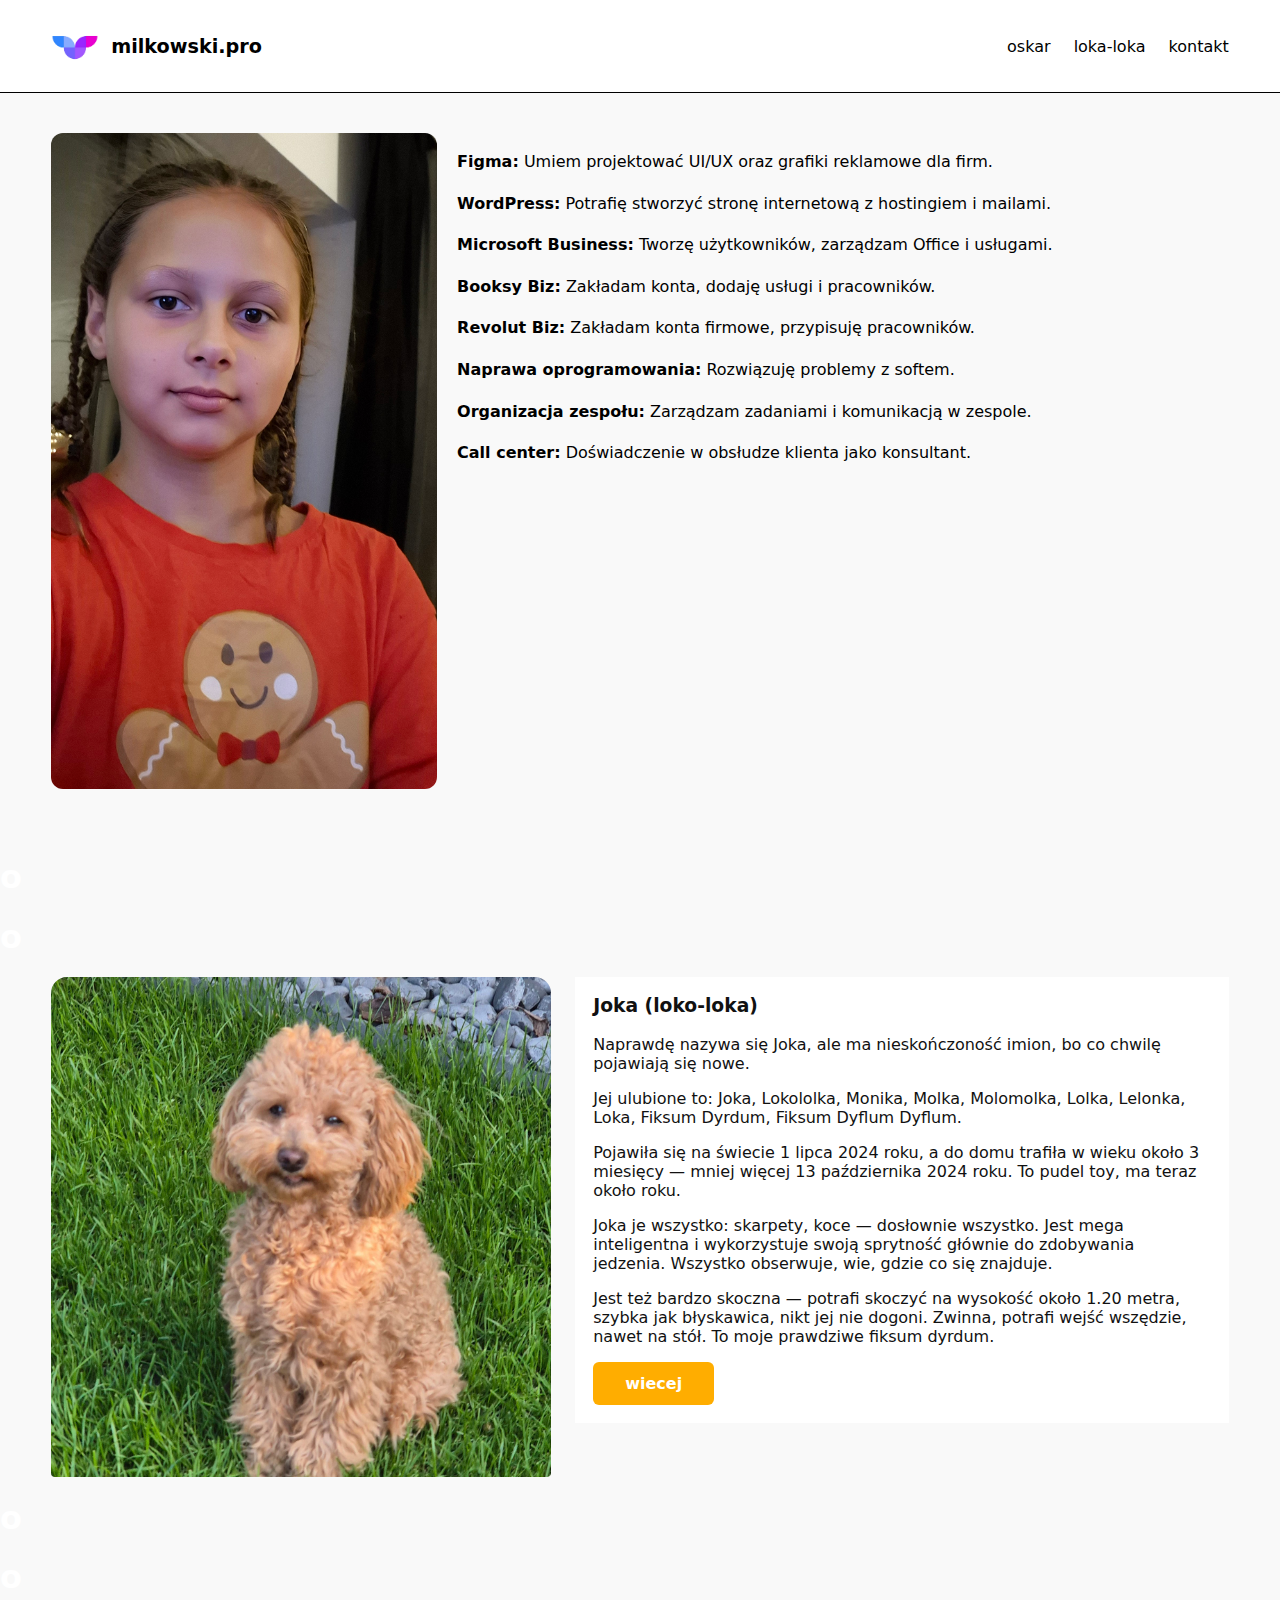
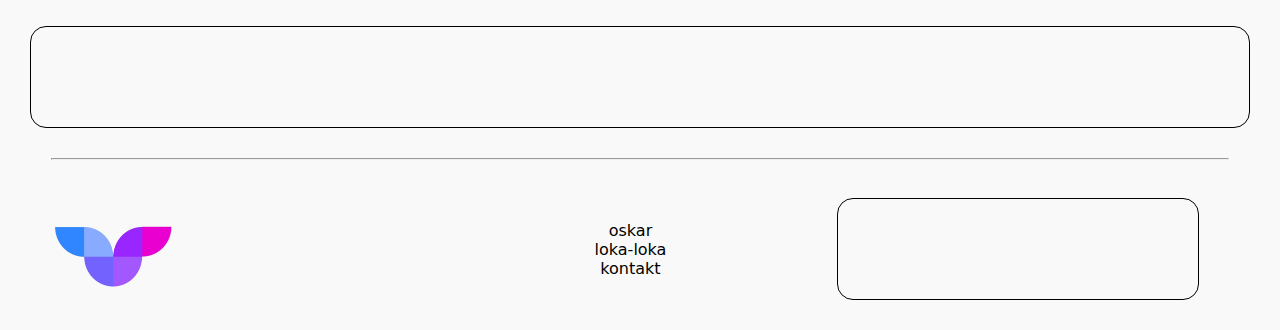
<file: index.html>
<!DOCTYPE html>
<html lang="pl">
<head>
  <meta charset="UTF-8">
  <meta name="viewport" content="width=device-width, initial-scale=1.0">
  <title>milkowski.pro</title>
 
  <style>
    body {
      margin: 0;
      padding: 0;
      font-family: Inter, system-ui, sans-serif, Segoe UI, Roboto;
      color: black;
      background-color: #f9f9f9;
    }

.container {
      width: min(1200px, 92%);
      margin: 0 auto;
    }

.site-header {
      background-color: white;
      border-bottom: 1px solid black;
      position: sticky;
      top: 0;
      z-index: 10;
    }

.header-inner {
      display: flex;
      align-items: center;
      justify-content: space-between;
      padding: 20px 0;
    }

.brand {
      display: flex;
      align-items: center;
      gap: 12px;
      color: black;
    }

.brand .logo img {
      width: 48px;
      height: 48px;
      border-radius: 16px 16px 4px 4px;
    }

.brand-text {
      font-weight: 700;
      font-size: 1.2rem;
    }

.nav a {
      color: black;
      text-decoration: none;
      margin-left: 18px;
      background-color: white;
    }

.nav a:hover {
      text-decoration: underline;
    }

main .container {
      display: grid;
      grid-template-columns: 1fr 2fr;
      gap: 20px;
      padding: 40px 0;
    }

main .container img {
      max-width: 100%;
      height: auto;
      border-radius: 12px;
    }

main .container div {
      font-size: 1rem;
      line-height: 1.6;
    }

@media (max-width: 768px) {
      main .container {
        grid-template-columns: 1fr;
      }
    }
    
.dog-grid {
    display: grid;
    grid-template-columns: auto auto;
    gap: 24px;
    align-items: start;
}

.dog-grid--second {
    margin-top: 28px;
}

.dog-photo {
    height: 500px;
    width: 500px;
    background-size: cover;
    background-position: center;
    border-radius: 16px 16px 4px 4px;
}


.dog-text {
    background-color: #fff;
    color: #111;
    padding: 18px;
}

.dog-text h3 {
    margin-top: 0;
}

.dog-text--spacer {
    background: transparent;
    border: none;
}

.whiteo{
  color:white;
}

.elfsight-app-4fe7e8f2-3956-40d8-a971-a70e6276e6fd{
  padding: 0px;
  margin: 30px;
}

.separator{
  margin: 40px;
  padding: 0;
  height: 5px;
}

.grid-footer {
  display: grid;
  grid-template-columns: auto auto auto;
  gap: 10px;
  align-items: center;
}



.footer-brand{
  display: flex;
  align-items: center;
  gap: 12px;
}

.footer-links a{
      color: black;
      text-decoration: none;
      margin-left: 18px;
      display: block;
      text-align: center;
}

.sepe{
  font-size: 0.01px;
  color: black;
  background: black;
  margin: 0;
}

.btn{
  display: inline-block;
  color: white;
  background-color: #ffad00;
  text-decoration: none;
  padding: 12px 32px;
  border-radius: 6px;
  font-weight: 700;
}
.btn > a {
  color:white;
  text-decoration: none;
}

.elfsight-app-4fe7e8f2-3956-40d8-a971-a70e6276e6fd{
  border-radius: 16px ;
  border: 1px solid black ;
  padding: 50px;
}

  </style>
</head>
<body>

<!-- Header -->
  <header class="site-header">
    <div class="container header-inner">
      <div class="brand">
        <div class="logo"><img src="logo.png" alt="Opis obrazka">
        </div>
        <div class="brand-text">milkowski.pro</div>
      </div>
      <nav class="nav">
         <a href="#oskar">oskar</a>
         <a href="#loka-loka">loka-loka</a>
         <a href="#kontakt">kontakt</a>
      </nav>
    </div>
  </header>

<main>
  <section id="oskar" class="section dark-section">
  <div class="container">
    <div class="logo"> 
       <img src="oskar.png" alt="Opis obrazka">
    </div>

    <div class="text-content">
      <p><strong>Figma:</strong> Umiem projektować UI/UX oraz grafiki reklamowe dla firm.</p>
      <p><strong>WordPress:</strong> Potrafię stworzyć stronę internetową z hostingiem i mailami.</p>
      <p><strong>Microsoft Business:</strong> Tworzę użytkowników, zarządzam Office i usługami.</p>
      <p><strong>Booksy Biz:</strong> Zakładam konta, dodaję usługi i pracowników.</p>
      <p><strong>Revolut Biz:</strong> Zakładam konta firmowe, przypisuję pracowników.</p>
      <p><strong>Naprawa oprogramowania:</strong> Rozwiązuję problemy z softem.</p>
      <p><strong>Organizacja zespołu:</strong> Zarządzam zadaniami i komunikacją w zespole.</p>
      <p><strong>Call center:</strong> Doświadczenie w obsłudze klienta jako konsultant.</p>
    </div>
  </div>
</main>
  <section id="loka-loka" class="section dark-section">
    <h1 class="whiteo">o</h1>
    <h1 class="whiteo">o</h1>
    <div class="container dog-grid">
        <div class="dog-photo" aria-label="pies"><img class=dog-photo src="joka.jpg" alt="Opis obrazka"></div>
        <div class="dog-text">
            <h3>Joka (loko-loka)</h3>
            <p>Naprawdę nazywa się Joka, ale ma nieskończoność imion, bo co chwilę pojawiają się nowe.</p>
            <p>Jej ulubione to: Joka, Lokololka, Monika, Molka, Molomolka, Lolka, Lelonka, Loka, Fiksum Dyrdum, Fiksum Dyflum Dyflum.</p>
            <p>Pojawiła się na świecie 1 lipca 2024 roku, a do domu trafiła w wieku około 3 miesięcy — mniej więcej 13 października 2024 roku. To pudel toy, ma teraz około roku.</p>
            <p>Joka je wszystko: skarpety, koce — dosłownie wszystko. Jest mega inteligentna i wykorzystuje swoją sprytność głównie do zdobywania jedzenia. Wszystko obserwuje, wie, gdzie co się znajduje.</p>
            <p>Jest też bardzo skoczna — potrafi skoczyć na wysokość około 1.20 metra, szybka jak błyskawica, nikt jej nie dogoni. Zwinna, potrafi wejść wszędzie, nawet na stół. To moje prawdziwe fiksum dyrdum.</p>
              <div class= "btn">
    <a href="lp.html">wiecej</a>
  </div>
            
            
        </div>
</section>
<h1 class="whiteo">o</h1>
<section id="instagram" class="section dark-section">
      </div>
      <!-- Elfsight Instagram Feed | Untitled Instagram Feed -->
  <script src="https://elfsightcdn.com/platform.js" async></script>
  <div class="elfsight-app-1f4f7259-f811-4f87-80ad-aafbdb1c09a5" data-elfsight-app-lazy></div>
</section>
      
<h1 class="whiteo">o</h1>

<section id="kontakt" class="section dark-section">
  <!-- Elfsight Contact Form | Untitled Contact Form -->
<script src="https://elfsightcdn.com/platform.js" async></script>
<div class="elfsight-app-4fe7e8f2-3956-40d8-a971-a70e6276e6fd" data-elfsight-app-lazy></div>
</section>

<footer class="site-footer">
  <div class="container footer-inner">

<hr>
<div class="grid-footer">
  <div> <img src="logo.png" height="125px" width="125px"></div>
  <div> <div class="footer-links">
         <a href="#oskar">oskar</a>
         <a href="#loka-loka">loka-loka</a>
         <a href="#kontakt">kontakt</a></div> </div>
  <div><div><script src="https://elfsightcdn.com/platform.js" async></script>
<div class="elfsight-app-4fe7e8f2-3956-40d8-a971-a70e6276e6fd" data-elfsight-app-lazy></div></div>


</div>
</div>
    </div>
  </div>
  

</footer>
</body>
</html>
</file>
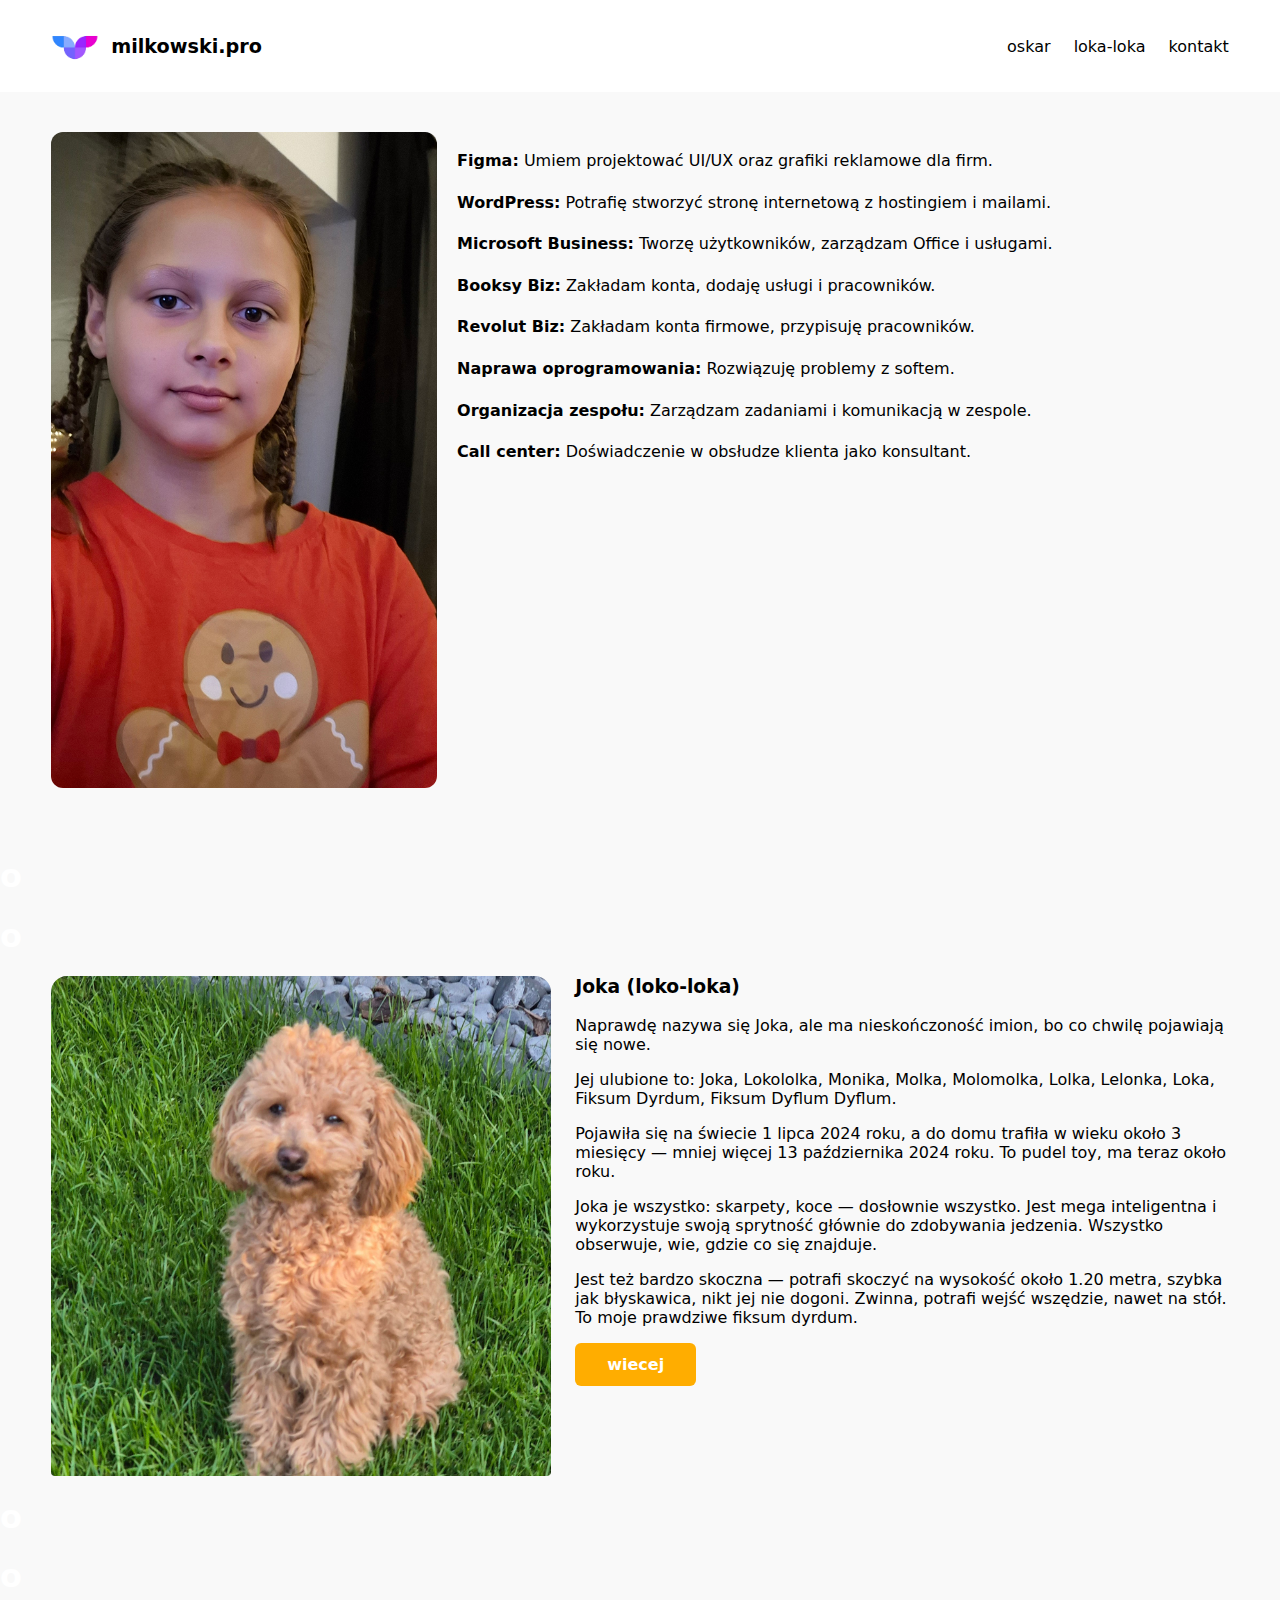
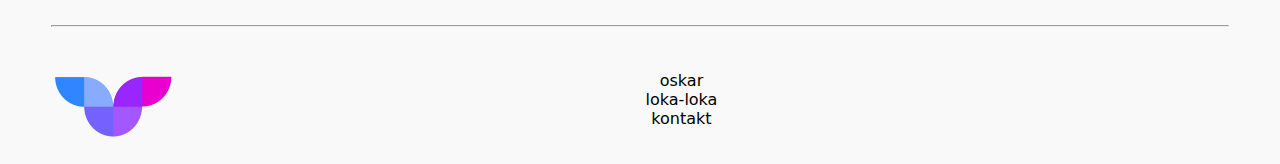
<file: Code.html>
<!DOCTYPE html>
<html lang="pl">
<head>
  <meta charset="UTF-8">
  <meta name="viewport" content="width=device-width, initial-scale=1.0">
  <title>milkowski.pro</title>
 
  <style>
    body {
      margin: 0;
      padding: 0;
      font-family: Inter, system-ui, sans-serif, Segoe UI, Roboto;
      color: black;
      background-color: #f9f9f9;
    }

.container {
      width: min(1200px, 92%);
      margin: 0 auto;
    }

.site-header {
      background-color: white;
      border-bottom: 1px solid #black;
      position: sticky;
      top: 0;
      z-index: 10;
    }

.header-inner {
      display: flex;
      align-items: center;
      justify-content: space-between;
      padding: 20px 0;
    }

.brand {
      display: flex;
      align-items: center;
      gap: 12px;
      color: black;
    }

.brand .logo img {
      width: 48px;
      height: 48px;
      border-radius: 16px 16px 4px 4px;
    }

.brand-text {
      font-weight: 700;
      font-size: 1.2rem;
    }

.nav a {
      color: black;
      text-decoration: none;
      margin-left: 18px;
      background-color: white;
    }

.nav a:hover {
      text-decoration: underline;
    }

main .container {
      display: grid;
      grid-template-columns: 1fr 2fr;
      gap: 20px;
      padding: 40px 0;
    }

main .container img {
      max-width: 100%;
      height: auto;
      border-radius: 12px;
    }

main .container div {
      font-size: 1rem;
      line-height: 1.6;
    }

@media (max-width: 768px) {
      main .container {
        grid-template-columns: 1fr;
      }
    }
    
.dog-grid {
    display: grid;
    grid-template-columns: auto auto;
    gap: 24px;
    align-items: start;
}

.dog-grid--second {
    margin-top: 28px;
}

.dog-photo {
    height: 500px;
    width: 500px;
    background-size: cover;
    background-position: center;
    border-radius: 16px 16px 4px 4px;
}

}

.dog-text {
    background-color: #fff;
    color: #111;
    padding: 18px;
}

.dog-text h3 {
    margin-top: 0;
}

.dog-text--spacer {
    background: transparent;
    border: none;
}

.whiteo{
  color:white;
}

.elfsight-app-4fe7e8f2-3956-40d8-a971-a70e6276e6fd{
  padding: 0px;
  margin: 30px;
}

.separator{
  margin: 40px;
  padding: 0;
  height: 5px;
}

.grid-footer {
  display: grid;
  grid-template-columns: auto auto auto;
  gap: 10px;
  align-items: center;
}



.footer-brand{
  display: flex;
  align-items: center;
  gap: 12px;
}

.footer-links a{
      color: black;
      text-decoration: none;
      margin-left: 18px;
      display: block;
      text-align: center;
}

.sepe{
  font-size: 0.01px;
  color: black;
  background: black;
  margin: 0;
}

.btn{
  display: inline-block;
  color: white;
  background-color: #ffad00;
  text-decoration: none;
  padding: 12px 32px;
  border-radius: 6px;
  font-weight: 700;
}
.btn > a {
  color:white;
  text-decoration: none;
}

  </style>
</head>
<body>

<!-- Header -->
  <header class="site-header">
    <div class="container header-inner">
      <div class="brand">
        <div class="logo"><img src="logo.png" alt="Opis obrazka">
        </div>
        <div class="brand-text">milkowski.pro</div>
      </div>
      <nav class="nav">
         <a href="#oskar">oskar</a>
         <a href="#loka-loka">loka-loka</a>
         <a href="#kontakt">kontakt</a>
      </nav>
    </div>
  </header>

<main>
  <section id="oskar" class="section dark-section">
  <div class="container">
    <div class="logo"> 
       <img src="oskar.png" alt="Opis obrazka">
    </div>

    <div class="text-content">
      <p><strong>Figma:</strong> Umiem projektować UI/UX oraz grafiki reklamowe dla firm.</p>
      <p><strong>WordPress:</strong> Potrafię stworzyć stronę internetową z hostingiem i mailami.</p>
      <p><strong>Microsoft Business:</strong> Tworzę użytkowników, zarządzam Office i usługami.</p>
      <p><strong>Booksy Biz:</strong> Zakładam konta, dodaję usługi i pracowników.</p>
      <p><strong>Revolut Biz:</strong> Zakładam konta firmowe, przypisuję pracowników.</p>
      <p><strong>Naprawa oprogramowania:</strong> Rozwiązuję problemy z softem.</p>
      <p><strong>Organizacja zespołu:</strong> Zarządzam zadaniami i komunikacją w zespole.</p>
      <p><strong>Call center:</strong> Doświadczenie w obsłudze klienta jako konsultant.</p>
    </div>
  </div>
</main>
  <section id="loka-loka" class="section dark-section">
    <h1 class="whiteo">o</h1>
    <h1 class="whiteo">o</h1>
    <div class="container dog-grid">
        <div class="dog-photo" aria-label="pies"><img class=dog-photo src="joka.jpg" alt="Opis obrazka"></div>
        <div class="dog-text">
            <h3>Joka (loko-loka)</h3>
            <p>Naprawdę nazywa się Joka, ale ma nieskończoność imion, bo co chwilę pojawiają się nowe.</p>
            <p>Jej ulubione to: Joka, Lokololka, Monika, Molka, Molomolka, Lolka, Lelonka, Loka, Fiksum Dyrdum, Fiksum Dyflum Dyflum.</p>
            <p>Pojawiła się na świecie 1 lipca 2024 roku, a do domu trafiła w wieku około 3 miesięcy — mniej więcej 13 października 2024 roku. To pudel toy, ma teraz około roku.</p>
            <p>Joka je wszystko: skarpety, koce — dosłownie wszystko. Jest mega inteligentna i wykorzystuje swoją sprytność głównie do zdobywania jedzenia. Wszystko obserwuje, wie, gdzie co się znajduje.</p>
            <p>Jest też bardzo skoczna — potrafi skoczyć na wysokość około 1.20 metra, szybka jak błyskawica, nikt jej nie dogoni. Zwinna, potrafi wejść wszędzie, nawet na stół. To moje prawdziwe fiksum dyrdum.</p>
              <div class= "btn">
    <a href="lp.html">wiecej</a>
  </div>
            
            
        </div>
</section>
<h1 class="whiteo">o</h1>
<section id="instagram" class="section dark-section">
      </div>
      <!-- Elfsight Instagram Feed | Untitled Instagram Feed -->
  <script src="https://elfsightcdn.com/platform.js" async></script>
  <div class="elfsight-app-1f4f7259-f811-4f87-80ad-aafbdb1c09a5" data-elfsight-app-lazy></div>
</section>
      
<h1 class="whiteo">o</h1>

<section id="kontakt" class="section dark-section">
  <!-- Elfsight Contact Form | Untitled Contact Form -->
<script src="https://elfsightcdn.com/platform.js" async></script>
<div class="elfsight-app-4fe7e8f2-3956-40d8-a971-a70e6276e6fd" data-elfsight-app-lazy></div>
</section>

<footer class="site-footer">
  <div class="container footer-inner">

<hr>
<div class="grid-footer">
  <div> <img src="logo.png" height="125px" width="125px"></div>
  <div> <div class="footer-links">
         <a href="#oskar">oskar</a>
         <a href="#loka-loka">loka-loka</a>
         <a href="#kontakt">kontakt</a></div> </div>
  <div><div><script src="https://elfsightcdn.com/platform.js" async></script>
<div class="elfsight-app-4fe7e8f2-3956-40d8-a971-a70e6276e6fd" data-elfsight-app-lazy></div></div>


</div>
</div>
    </div>
  </div>
  

</footer>
</body>
</html>
</file>
